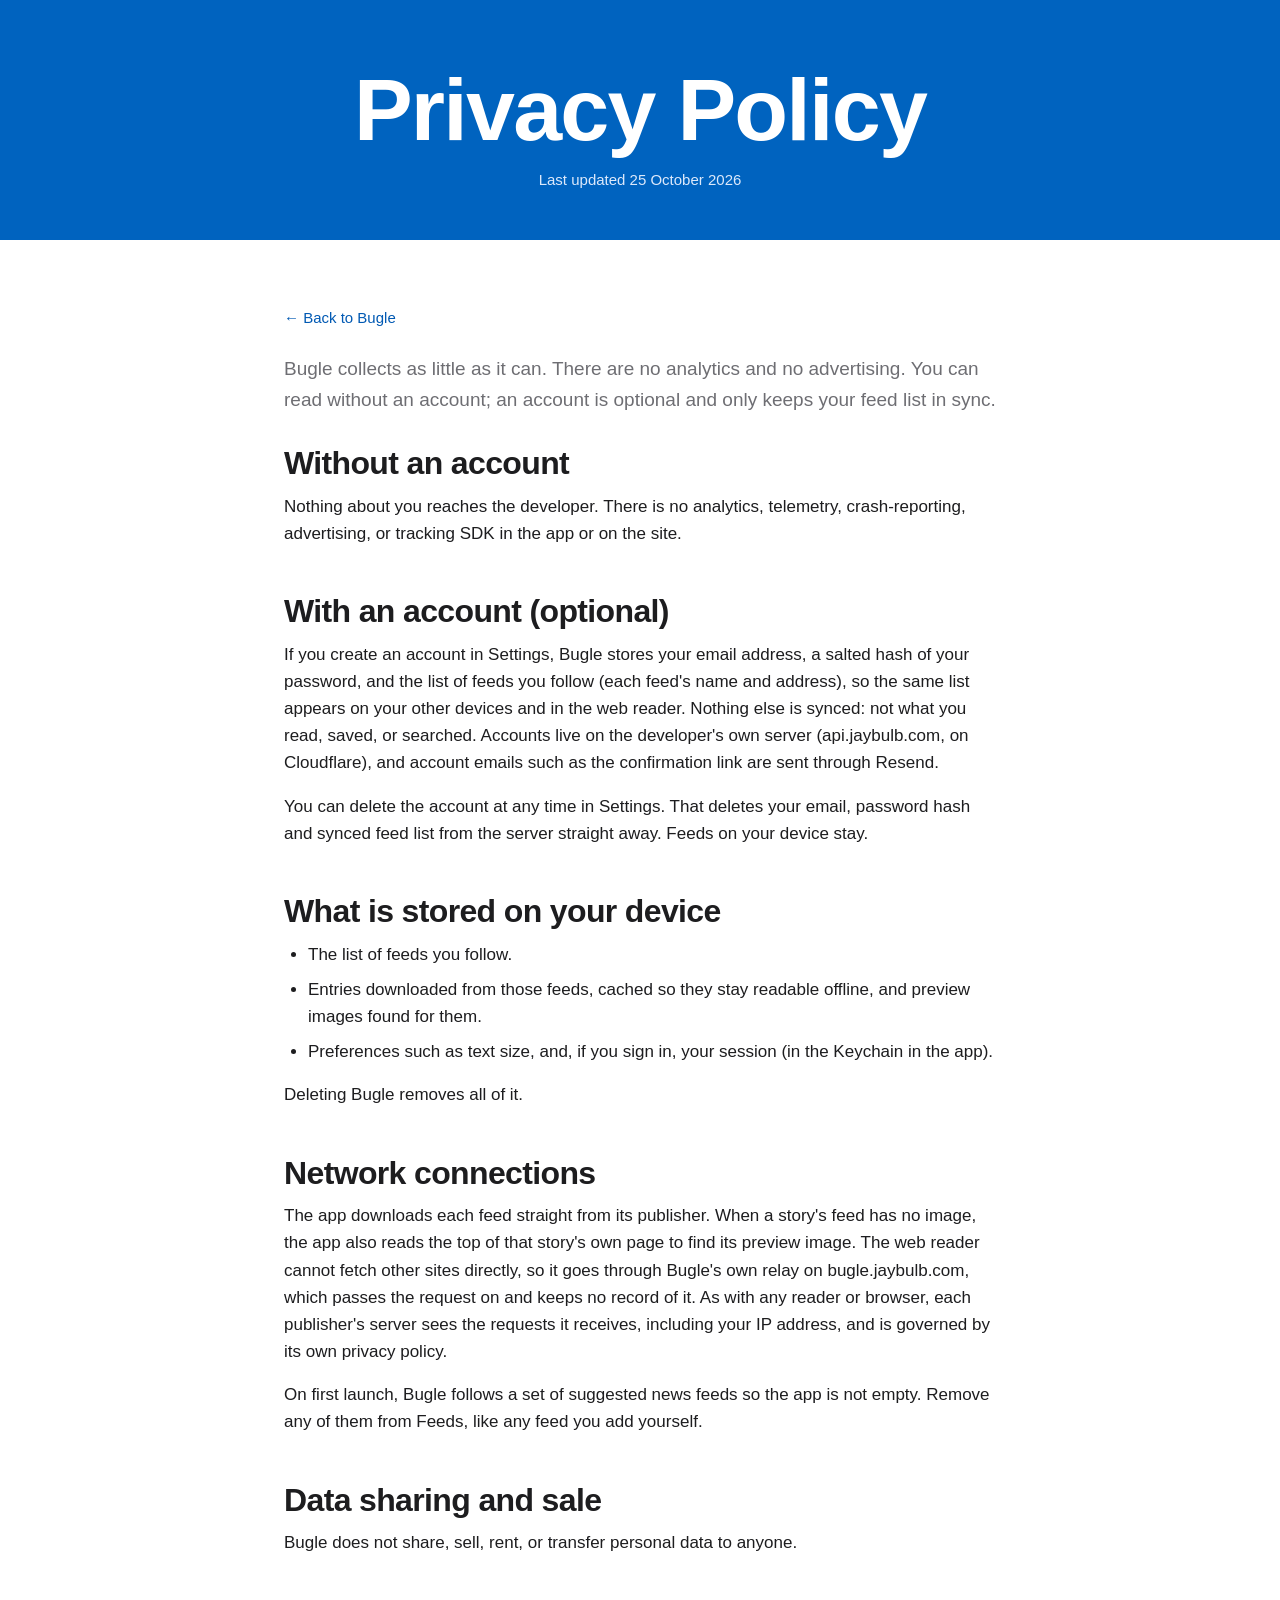
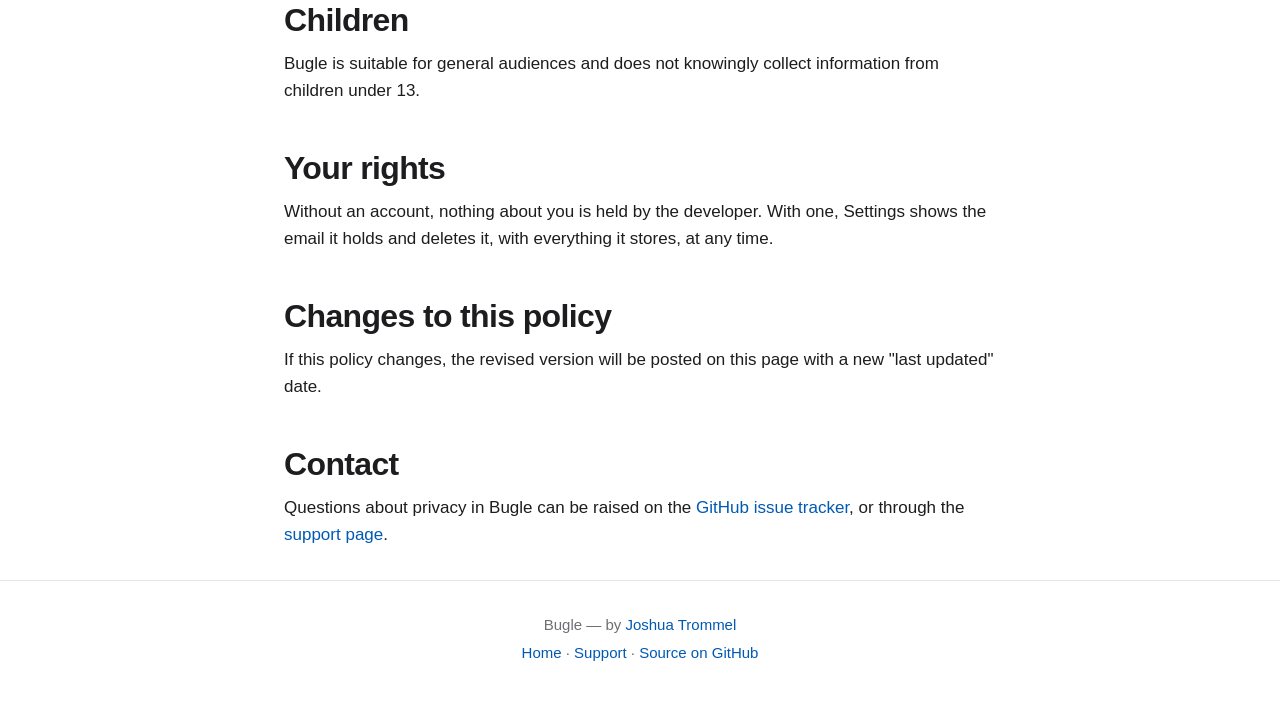
<file: web/privacy.html>
<!DOCTYPE html>
<html lang="en">
<head>
<meta charset="UTF-8">
<meta name="viewport" content="width=device-width, initial-scale=1.0">
<title>Privacy Policy — Bugle</title>
<meta name="description" content="Bugle privacy policy. No analytics, no ads. An optional account stores only your email and feed list, and you can delete it in Settings.">
<meta name="theme-color" content="#0059B3">
<meta property="og:title" content="Privacy Policy — Bugle">
<meta property="og:description" content="No analytics, no ads. An optional account stores only your email and feed list.">
<meta property="og:type" content="website">
<meta property="og:url" content="https://bugle.jaybulb.com/privacy.html">
<link rel="icon" href="icon.svg?v=3">
<link rel="stylesheet" href="style.css">
  <link rel="manifest" href="/manifest.webmanifest">
  <link rel="apple-touch-icon" href="/icon-192.png?v=3">
  <meta name="apple-mobile-web-app-capable" content="yes">
</head>
<body>

<section class="page-head">
  <div class="container">
    <h1>Privacy Policy</h1>
    <p class="meta">Last updated 25 October 2026</p>
  </div>
</section>

<section class="prose">
  <div class="container">
    <a class="back" href="./">&larr; Back to Bugle</a>

    <p class="lede">Bugle collects as little as it can. There are no analytics and no advertising. You can read without an account; an account is optional and only keeps your feed list in sync.</p>

    <h2>Without an account</h2>
    <p>Nothing about you reaches the developer. There is no analytics, telemetry, crash-reporting, advertising, or tracking SDK in the app or on the site.</p>

    <h2>With an account (optional)</h2>
    <p>If you create an account in Settings, Bugle stores your email address, a salted hash of your password, and the list of feeds you follow (each feed's name and address), so the same list appears on your other devices and in the web reader. Nothing else is synced: not what you read, saved, or searched. Accounts live on the developer's own server (api.jaybulb.com, on Cloudflare), and account emails such as the confirmation link are sent through Resend.</p>
    <p>You can delete the account at any time in Settings. That deletes your email, password hash and synced feed list from the server straight away. Feeds on your device stay.</p>

    <h2>What is stored on your device</h2>
    <ul>
      <li>The list of feeds you follow.</li>
      <li>Entries downloaded from those feeds, cached so they stay readable offline, and preview images found for them.</li>
      <li>Preferences such as text size, and, if you sign in, your session (in the Keychain in the app).</li>
    </ul>
    <p>Deleting Bugle removes all of it.</p>

    <h2>Network connections</h2>
    <p>The app downloads each feed straight from its publisher. When a story's feed has no image, the app also reads the top of that story's own page to find its preview image. The web reader cannot fetch other sites directly, so it goes through Bugle's own relay on bugle.jaybulb.com, which passes the request on and keeps no record of it. As with any reader or browser, each publisher's server sees the requests it receives, including your IP address, and is governed by its own privacy policy.</p>
    <p>On first launch, Bugle follows a set of suggested news feeds so the app is not empty. Remove any of them from Feeds, like any feed you add yourself.</p>

    <h2>Data sharing and sale</h2>
    <p>Bugle does not share, sell, rent, or transfer personal data to anyone.</p>

    <h2>Children</h2>
    <p>Bugle is suitable for general audiences and does not knowingly collect information from children under 13.</p>

    <h2>Your rights</h2>
    <p>Without an account, nothing about you is held by the developer. With one, Settings shows the email it holds and deletes it, with everything it stores, at any time.</p>

    <h2>Changes to this policy</h2>
    <p>If this policy changes, the revised version will be posted on this page with a new "last updated" date.</p>

    <h2>Contact</h2>
    <p>Questions about privacy in Bugle can be raised on the <a href="https://github.com/nulljosh/bugle/issues">GitHub issue tracker</a>, or through the <a href="support.html">support page</a>.</p>
  </div>
</section>

<footer>
  <div class="container">
    <p>Bugle &mdash; by <a href="https://jaybulb.com">Joshua Trommel</a></p>
    <p><a href="./">Home</a> &middot; <a href="support.html">Support</a> &middot; <a href="https://github.com/nulljosh/bugle">Source on GitHub</a></p>
  </div>
</footer>

  <script>if('serviceWorker' in navigator)addEventListener('load',()=>navigator.serviceWorker.register('/sw.js'));</script>
</body>
</html>
</file>
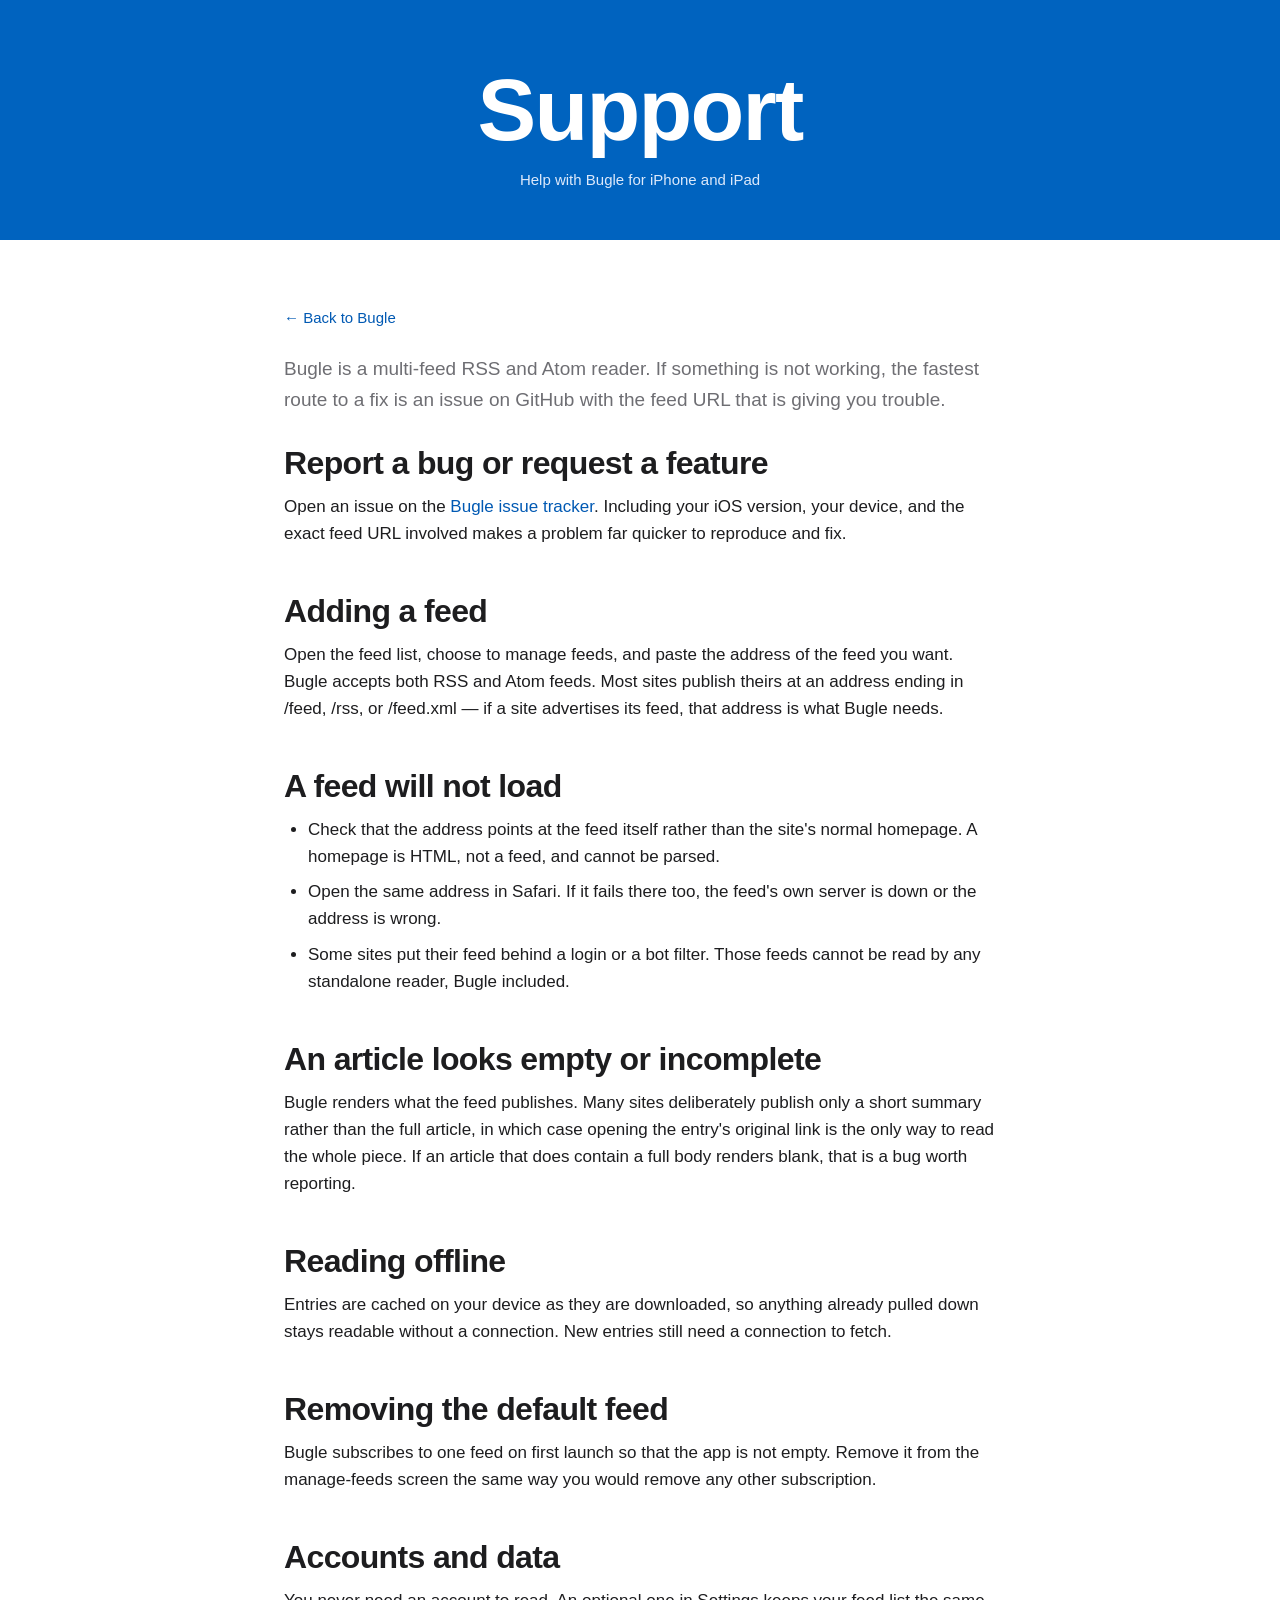
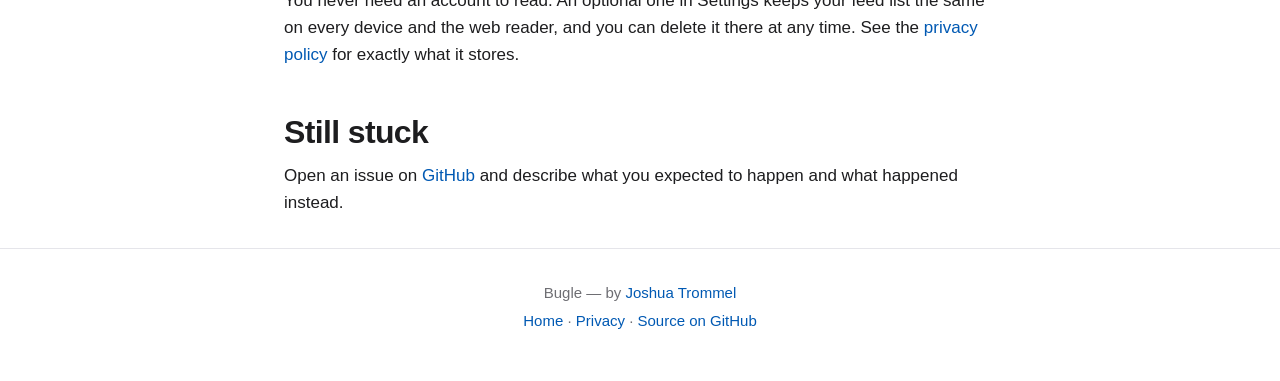
<file: web/support.html>
<!DOCTYPE html>
<html lang="en">
<head>
<meta charset="UTF-8">
<meta name="viewport" content="width=device-width, initial-scale=1.0">
<title>Support — Bugle</title>
<meta name="description" content="Support for Bugle, the multi-feed RSS and Atom reader for iOS. Common questions, troubleshooting, and how to report a bug.">
<meta name="theme-color" content="#0059B3">
<meta property="og:title" content="Support — Bugle">
<meta property="og:description" content="Common questions, troubleshooting, and how to report a bug in Bugle.">
<meta property="og:type" content="website">
<meta property="og:url" content="https://bugle.jaybulb.com/support.html">
<link rel="icon" href="icon.svg?v=3">
<link rel="stylesheet" href="style.css">
  <link rel="manifest" href="/manifest.webmanifest">
  <link rel="apple-touch-icon" href="/icon-192.png?v=3">
  <meta name="apple-mobile-web-app-capable" content="yes">
</head>
<body>

<section class="page-head">
  <div class="container">
    <h1>Support</h1>
    <p class="meta">Help with Bugle for iPhone and iPad</p>
  </div>
</section>

<section class="prose">
  <div class="container">
    <a class="back" href="./">&larr; Back to Bugle</a>

    <p class="lede">Bugle is a multi-feed RSS and Atom reader. If something is not working, the fastest route to a fix is an issue on GitHub with the feed URL that is giving you trouble.</p>

    <h2>Report a bug or request a feature</h2>
    <p>Open an issue on the <a href="https://github.com/nulljosh/bugle/issues">Bugle issue tracker</a>. Including your iOS version, your device, and the exact feed URL involved makes a problem far quicker to reproduce and fix.</p>

    <h2>Adding a feed</h2>
    <p>Open the feed list, choose to manage feeds, and paste the address of the feed you want. Bugle accepts both RSS and Atom feeds. Most sites publish theirs at an address ending in /feed, /rss, or /feed.xml — if a site advertises its feed, that address is what Bugle needs.</p>

    <h2>A feed will not load</h2>
    <ul>
      <li>Check that the address points at the feed itself rather than the site's normal homepage. A homepage is HTML, not a feed, and cannot be parsed.</li>
      <li>Open the same address in Safari. If it fails there too, the feed's own server is down or the address is wrong.</li>
      <li>Some sites put their feed behind a login or a bot filter. Those feeds cannot be read by any standalone reader, Bugle included.</li>
    </ul>

    <h2>An article looks empty or incomplete</h2>
    <p>Bugle renders what the feed publishes. Many sites deliberately publish only a short summary rather than the full article, in which case opening the entry's original link is the only way to read the whole piece. If an article that does contain a full body renders blank, that is a bug worth reporting.</p>

    <h2>Reading offline</h2>
    <p>Entries are cached on your device as they are downloaded, so anything already pulled down stays readable without a connection. New entries still need a connection to fetch.</p>

    <h2>Removing the default feed</h2>
    <p>Bugle subscribes to one feed on first launch so that the app is not empty. Remove it from the manage-feeds screen the same way you would remove any other subscription.</p>

    <h2>Accounts and data</h2>
    <p>You never need an account to read. An optional one in Settings keeps your feed list the same on every device and the web reader, and you can delete it there at any time. See the <a href="privacy.html">privacy policy</a> for exactly what it stores.</p>

    <h2>Still stuck</h2>
    <p>Open an issue on <a href="https://github.com/nulljosh/bugle/issues">GitHub</a> and describe what you expected to happen and what happened instead.</p>
  </div>
</section>

<footer>
  <div class="container">
    <p>Bugle &mdash; by <a href="https://jaybulb.com">Joshua Trommel</a></p>
    <p><a href="./">Home</a> &middot; <a href="privacy.html">Privacy</a> &middot; <a href="https://github.com/nulljosh/bugle">Source on GitHub</a></p>
  </div>
</footer>

  <script>if('serviceWorker' in navigator)addEventListener('load',()=>navigator.serviceWorker.register('/sw.js'));</script>
</body>
</html>
</file>
<file: web/style.css>
/* The inner pages: the web reader, privacy and support. Every colour, both faces and the radii come from tokens.css;
   the landing has its own landing.css on the same tokens. */
@import url("tokens.css");

/* the reader's older names, mapped onto the tokens */
:root { --bg2: var(--surface); --text2: var(--sub); --border: var(--line); }

*, *::before, *::after { margin: 0; padding: 0; box-sizing: border-box; }
body { background: var(--bg); color: var(--text); font-family: var(--font); font-size: var(--size-body); line-height: 1.6; -webkit-font-smoothing: antialiased; }
::selection { background: var(--accent); color: #fff; }
a { color: var(--accent); text-decoration: none; }
a:hover { text-decoration: underline; }
img { max-width: 100%; height: auto; }
h1, h2 { font-family: var(--display); font-weight: 700; letter-spacing: -.02em; line-height: 1.05; }

.container { max-width: 760px; margin: 0 auto; padding: 0 var(--sp-5); }

.btn { height: var(--control); padding: 0 var(--sp-5); border-radius: var(--r-pill); display: inline-flex; align-items: center; font: 600 16px/1 var(--font); border: 1px solid transparent; cursor: pointer; transition: background var(--motion), border-color var(--motion); }
.btn:hover { text-decoration: none; }
.btn-primary { background: var(--btn); color: #fff; }
.btn-primary:hover { background: color-mix(in srgb, var(--btn) 82%, #fff); }
.btn-outline { background: var(--surface); color: var(--text); border-color: var(--line); }
.btn-outline:hover { border-color: var(--text); }
.btn:focus-visible, a:focus-visible, input:focus-visible { outline: 4px solid var(--ring); outline-offset: 2px; }

footer { padding: var(--sp-6) 0 var(--sp-7); text-align: center; font-size: 15px; color: var(--sub); border-top: 1px solid var(--line); }
footer p + p { margin-top: var(--sp-1); }

/* Prose pages (privacy, support): a blue head, then the text */
.page-head { background: var(--band); color: #fff; padding: var(--sp-8) 0 var(--sp-7); text-align: center; }
.page-head a { color: var(--band-sub); }
.page-head h1 { font-size: clamp(48px, 9vw, 88px); margin-bottom: var(--sp-3); }
.page-head .meta { color: var(--band-sub); font-size: 15px; }
.back { display: inline-block; margin-bottom: var(--sp-5); font-size: 15px; }

.prose { padding: var(--sp-8) 0 var(--sp-4); }
.prose h2 { font-size: 32px; margin: var(--sp-7) 0 var(--sp-3); }
.prose h2:first-of-type { margin-top: 0; }
.prose p { margin-bottom: var(--sp-4); }
.prose ul { margin: 0 0 var(--sp-4) var(--sp-5); }
.prose li { margin-bottom: var(--sp-2); }
.prose .lede { font-size: 19px; color: var(--sub); margin-bottom: var(--sp-6); }
.prose .note { background: var(--surface); border: 1px solid var(--line); border-radius: var(--r-group); padding: var(--sp-4) var(--sp-5); margin: var(--sp-6) 0; font-size: 15px; color: var(--sub); }
.prose .note p:last-child { margin-bottom: 0; }
</file>
